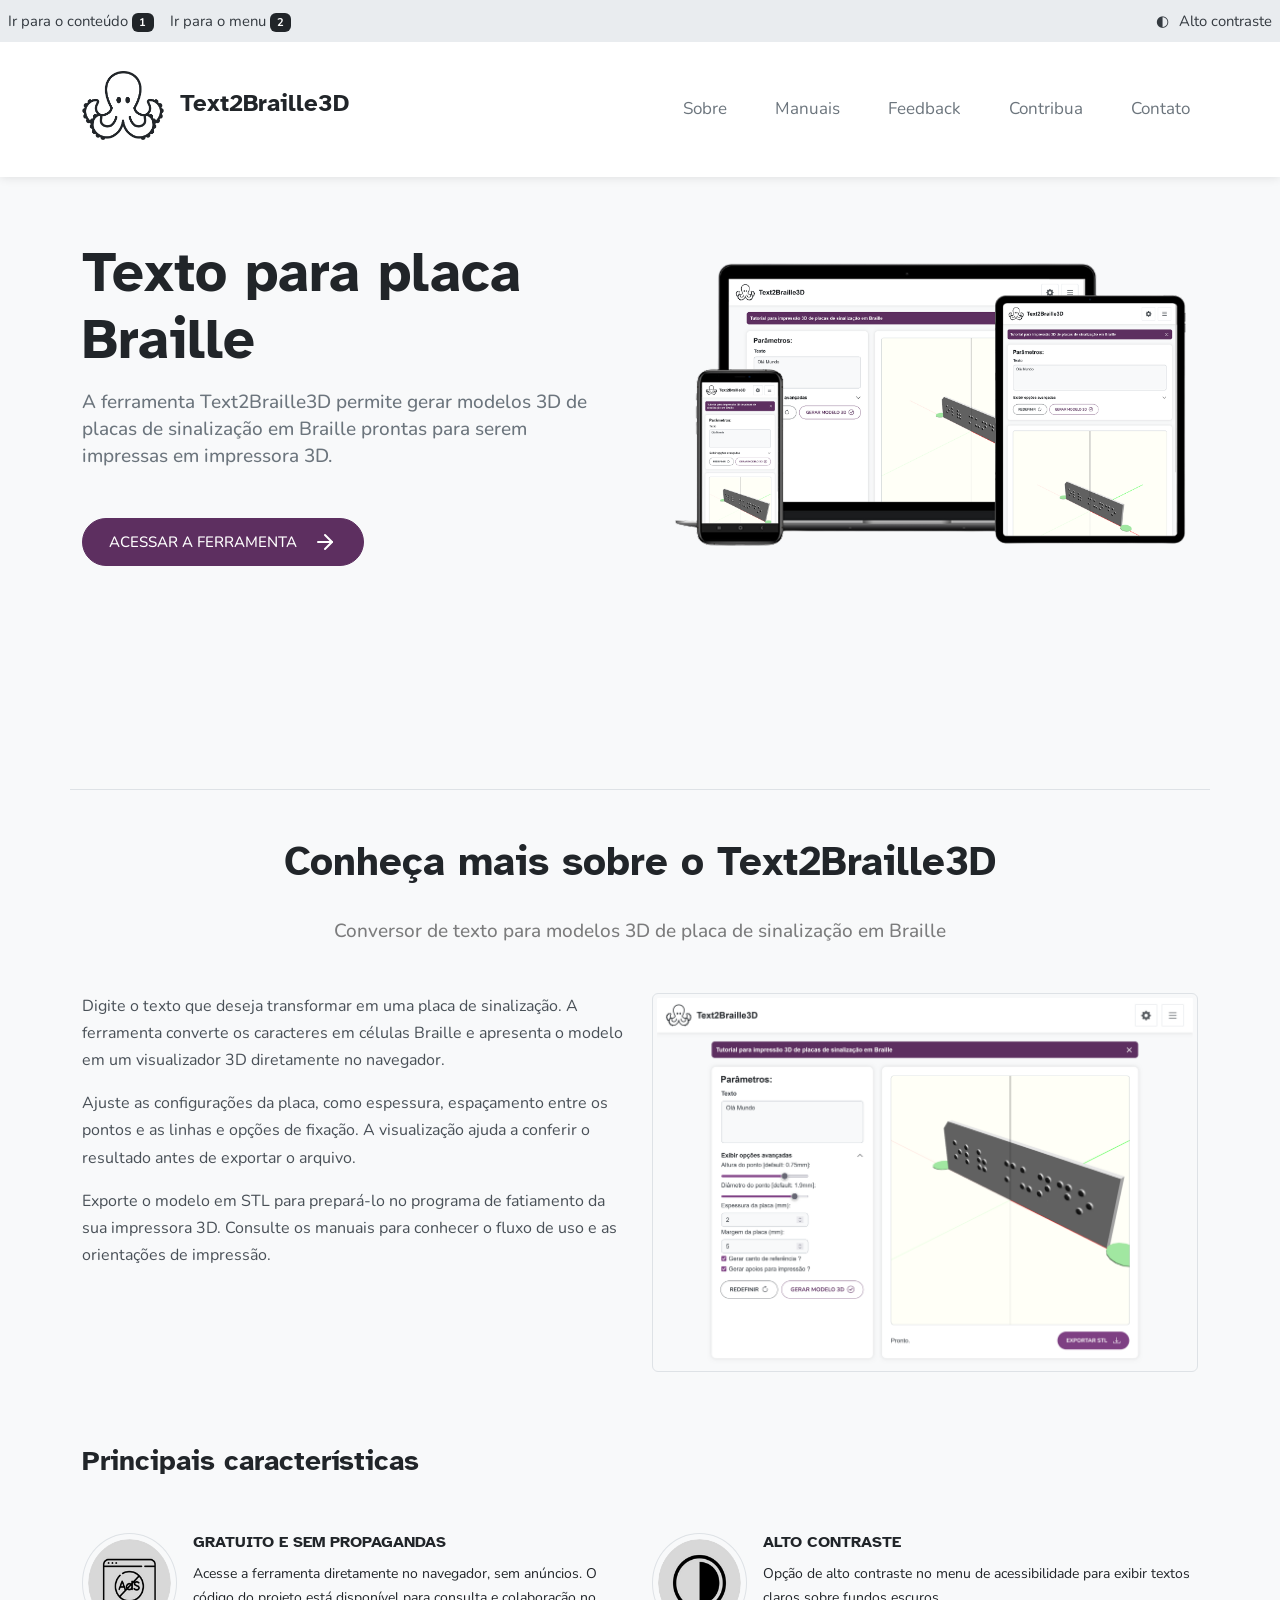
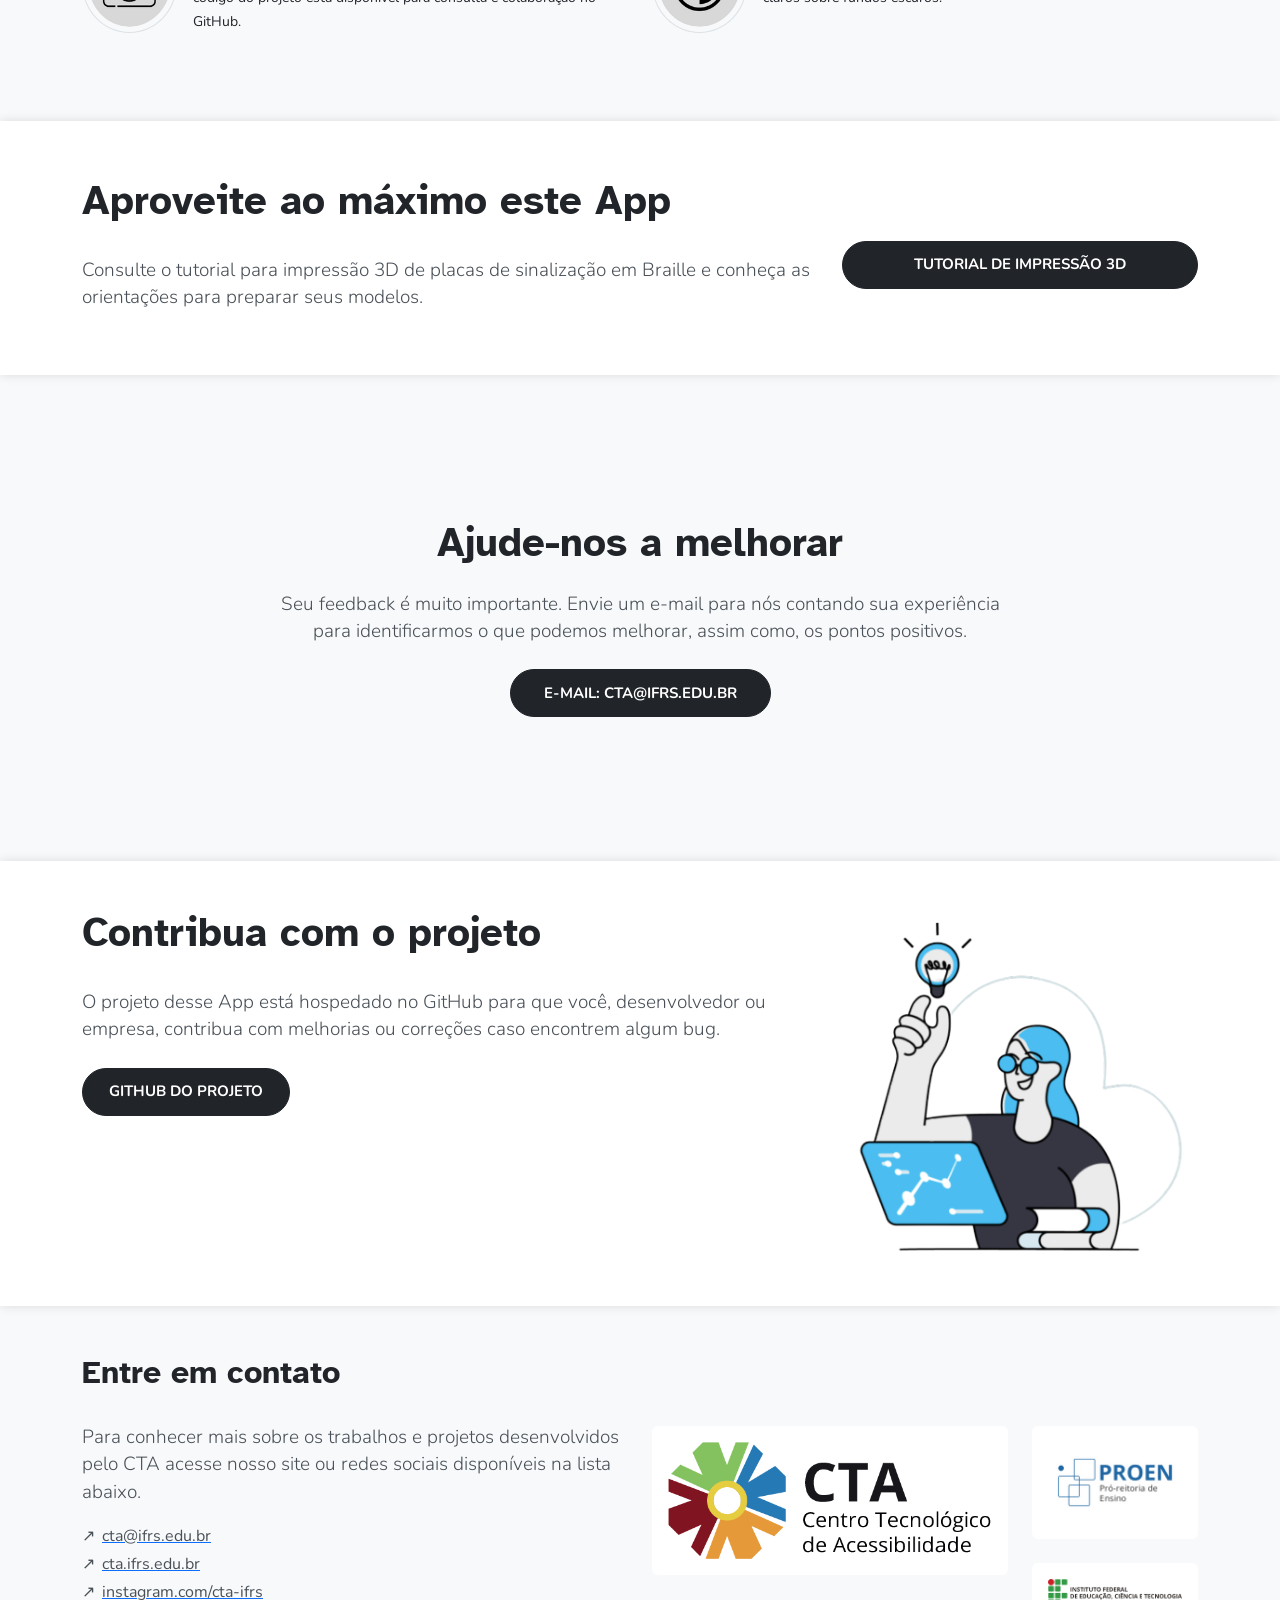
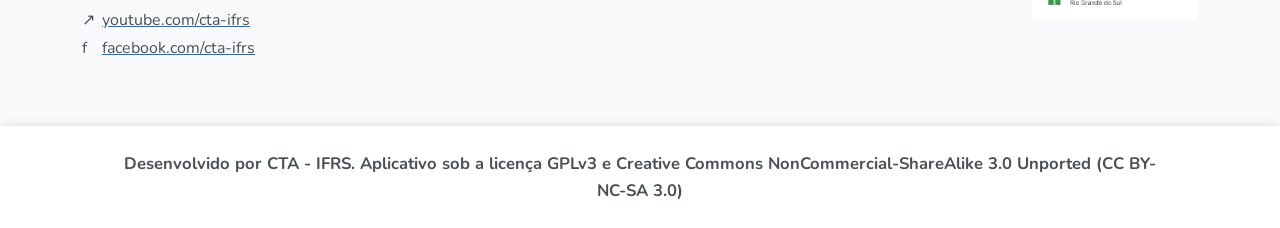
<file: index.html>
<!DOCTYPE html>
<html lang="pt-BR">
<head>
	<title>Texto para placa Braille 3D</title>

	<meta charset="utf-8">
	<meta name="viewport" content="width=device-width, initial-scale=1">
	<meta name="description" content="Converta texto em modelos de placas em Braille para impressão 3D.">

    <link href="img/logo-text2braille3d.png" rel="shortcut icon" type="image/x-icon" />

	<!-- Bootstrap CSS -->
    <link rel="stylesheet" href="css/bootstrap-5.3.8.min.css">

	<!-- Fontes e estilos locais -->
    <link rel="stylesheet" href="css/fonts-website.css">
    <link rel="stylesheet" href="css/main-website.css">
    <link rel="stylesheet" href="css/high-contrast-website.css">

</head>
<body>
    <!-- Barra de acessibilidade -->
    <nav class="barra-acessibilidade navbar navbar-expand-sm navbar-dark" aria-label="Menu de acessibilidade">
        <button type="button" class="navbar-toggler bg-dark" data-menu-toggle="#menuAcessibilidade" aria-controls="menuAcessibilidade" aria-expanded="false" aria-label="Expandir menu">
            <span class="navbar-toggler-icon"></span>
        </button>
        <div id="menuAcessibilidade" class="collapse navbar-collapse">
            <ul class="navbar-nav">
                <li class="nav-item">
                    <a class="nav-link text-dark py-0" href="#conteudo-principal" accesskey="1"><small>Ir para o conteúdo
                        <span class="badge bg-dark">1</span></small>
                    </a>
                </li>
                <li class="nav-item">
                    <a class="nav-link text-dark py-0" href="#menu-principal" accesskey="2"><small>Ir para o menu
                        <span class="badge bg-dark">2</span></small>
                    </a>
                </li>
            </ul>
            <ul class="navbar-nav ms-auto">
                <li class="nav-item my-2 my-md-0">
                    <button type="button" class="nav-link text-dark py-0 contrast-toggle" id="high_contrast" aria-pressed="false"><small><span aria-hidden="true" class="site-icon">&#9680;</span> Alto contraste</small></button>
                </li>
            </ul>
        </div>
    </nav>

    <!-- Menu principal -->
    <a href="#menu-principal" id="menu-principal" class="visually-hidden">Início do menu principal</a>
    <nav class="navbar navbar-expand-lg navbar-light bg-light menu-principal" aria-label="Menu principal">
        <div class="container py-3">
            <a class="navbar-brand h4" id="text2braille3d" href="index.html">
                <img src="img/logo-text2braille3d.png" height="69" class="me-2" alt="">
                <span>Text2Braille3D</span>
            </a>

            <button class="navbar-toggler" type="button" data-menu-toggle="#navbarNav" aria-controls="navbarNav" aria-expanded="false" aria-label="Expandir menu principal">
                <span class="navbar-toggler-icon"></span>
            </button>

            <div class="collapse navbar-collapse" id="navbarNav">
                <ul class="nav navbar-nav ms-auto">
                    <li class="nav-item">
                        <a class="nav-link px-4" href="#about">Sobre</a>
                    </li>
                    <li class="nav-item">
                        <a class="nav-link px-4" href="#manuals">Manuais</a>
                    </li>
                    <li class="nav-item">
                        <a class="nav-link px-4" href="#feedback">Feedback</a>
                    </li>
                    <li class="nav-item">
                        <a class="nav-link px-4" href="#contribute">Contribua</a>
                    </li>
                    <li class="nav-item">
                        <a class="nav-link ps-4" href="#contact">Contato</a>
                    </li>
                </ul>
            </div>
        </div>
    </nav>

    <a href="#conteudo-principal" id="conteudo-principal" class="visually-hidden">Início do conteúdo</a>
    <div class="container py-5 border-bottom" id="main">
        <div class="row gx-4 gx-lg-5 align-items-center pb-5">
            <div class="col-md-6">
                <h1 class="display-4 mb-3 fw-bold"><strong>Texto para placa Braille</strong></h1>
                <p class="mb-5 pe-4 lead-text2">A ferramenta Text2Braille3D permite gerar modelos 3D de placas de sinalização em Braille prontas para serem impressas em impressora 3D.</p>

                <div class="d-flex flex-column flex-sm-row">
                    <a class="btn btn-primary fw-medium py-2 px-4 me-sm-3 mb-3 mb-sm-0" href="text2braille3d.html">
                        Acessar a ferramenta
                        <svg xmlns="http://www.w3.org/2000/svg" width="24" height="24" viewBox="0 0 24 24" fill="none" stroke="currentColor" stroke-width="2" stroke-linecap="round" stroke-linejoin="round" class="feather feather-arrow-right ms-2"><line x1="5" y1="12" x2="19" y2="12"></line><polyline points="12 5 19 12 12 19"></polyline></svg>
                    </a>
                </div>
            </div>

            <div class="col-md-6 d-lg-block">
                <img class="img-fluid" src="img/smartmockup-text.png" alt="Exemplo de placa de sinalização em Braille produzida com impressão 3D">
            </div>
        </div>
    </div>

    <div class="container py-5" id="about">
        <div class="row">
            <h2 class="h1 col fw-bold text-center">Conheça mais sobre o Text2Braille3D</h2>
        </div>

        <div class="row py-4">
            <div class="col-sm-12">
                <blockquote class="blockquote text-center text-black-50 lead-text2">
                    <p>Conversor de texto para modelos 3D de placa de sinalização em Braille</p>
                </blockquote>
            </div>
        </div>

        <div class="row mt-2">
            <div class="col-sm-6 text-black-50">
                <p class="base-text2">Digite o texto que deseja transformar em uma placa de sinalização. A ferramenta converte os caracteres em células Braille e apresenta o modelo em um visualizador 3D diretamente no navegador.</p>
                <p class="base-text2">Ajuste as configurações da placa, como espessura, espaçamento entre os pontos e as linhas e opções de fixação. A visualização ajuda a conferir o resultado antes de exportar o arquivo.</p>
                <p class="base-text2">Exporte o modelo em STL para prepará-lo no programa de fatiamento da sua impressora 3D. Consulte os manuais para conhecer o fluxo de uso e as orientações de impressão.</p>
            </div>

            <div class="col-sm-6">
                <img src="img/about.png" alt="Imagem da ferramenta Text2Braille3D com opções avançadas exibidas" class="img-fluid border p-1 rounded">
            </div>
        </div>

        <div class="row mt-5 pt-4 mb-5">
            <h3 class="fw-bold col-sm">Principais características</h3>
        </div>
        <ul class="row list-unstyled">
            <li class="d-flex col-sm-6 float-start mb-4">
                <img class="me-3 border" src="img/bullet-no-ads.png" alt="Gratuito e sem propagandas">

                <div class="flex-grow-1">
                    <h4 class="h6 text-uppercase fw-bold mt-0 mb-2">Gratuito e sem propagandas</h4>
                    <small class="small-text">Acesse a ferramenta diretamente no navegador, sem anúncios. O código do projeto está disponível para consulta e colaboração no GitHub.</small>
                </div>
            </li>
            <li class="d-flex col-sm-6 float-start mb-4">
                <img class="me-3 border" src="img/bullet-contrast.png" alt="Alto contraste">

                <div class="flex-grow-1">
                    <h4 class="h6 text-uppercase fw-bold mt-0 mb-2">Alto contraste</h4>
                    <small class="small-text">Opção de alto contraste no menu de acessibilidade para exibir textos claros sobre fundos escuros.</small>
                </div>
            </li>
        </ul>
    </div>

    <div class="bg-light py-5" id="manuals">
        <div class="container">
            <div class="row">
                <h2 class="h1 col-sm fw-bold text-start mt-2"><span class="visually-hidden">Manual - </span>Aproveite ao máximo este App</h2>
            </div>

            <div class="row">
                <div class="col-sm-8">
                    <p class="mt-4 lead-text3">Consulte o tutorial para impressão 3D de placas de sinalização em Braille e conheça as orientações para preparar seus modelos.</p>
                </div>

                <div class="col-sm-4">
                    <a href="https://drive.google.com/file/d/1IWFulWs4U3aXDutet2T7sLcc1oiayMGT/view?usp=sharing" class="btn btn-dark col-12 mb-3 mt-2">Tutorial de impressão 3D</a>
                </div>
            </div>
        </div>
    </div>

    <div class="py-5" id="feedback">
        <div class="container">
            <div class="row mt-5 pt-5">
                <h2 class="col h1 fw-bold text-center">Ajude-nos a melhorar</h2>
            </div>

            <div class="row justify-content-center">
                <p class="col-8 mt-3 mb-4 text-center lead-text3">Seu feedback é muito importante. Envie um e-mail para nós contando sua experiência para identificarmos o que podemos melhorar, assim como, os pontos positivos.</p>
            </div>

            <div class="row justify-content-center mb-5 pb-5">
                <div class="col-sm-3 text-center">
                    <a href="mailto:cta@ifrs.edu.br" class="btn py-2 btn-dark">E-mail: cta@ifrs.edu.br</a>
                </div>
            </div>
        </div>
    </div>

    <div class="py-5 bg-light" id="contribute">
        <div class="container">
            <div class="row">
                <div class="col-sm-8">
                    <h2 class="h1 fw-bold">Contribua com o projeto</h2>
                    <p class="lead-text3 pt-2 mt-4 mb-4">O projeto desse App está hospedado no GitHub para que você, desenvolvedor ou empresa, contribua com melhorias ou correções caso encontrem algum bug.</p>
                    
                    <div class="gh-button">
                        <a href="https://github.com/CTA-IFRS/Text2Braille3d" class="btn btn-dark py-2 px-5 btn-fit">GitHub do projeto</a>
                    </div>
                </div>

                <div class="col-sm-4">
                    <img src="img/contribute.png" alt="" class="w-100">
                </div>
            </div>
        </div>
    </div>

    <div class="py-5" id="contact">
        <div class="container">
            <div class="row">
                <div class="col-lg-6 col-sm-12">
                    <h2 class="fw-bold text-center text-sm-start">Entre em contato</h2>
                    <p class="pt-2 mt-4 mb-3 lead-text3">Para conhecer mais sobre os trabalhos e projetos desenvolvidos pelo CTA acesse nosso site ou redes sociais disponíveis na lista abaixo.</p>
                    
                    <ul class="list-unstyled ps-2 ps-sm-0">
                        <li>
                            <a class="" href="mailto:cta@ifrs.edu.br"><small class="base-text2"><span aria-hidden="true" class="site-icon">&#8599;</span>cta@ifrs.edu.br</small></a>
                        </li>
                        <li>
                            <a class="" href="https://cta.ifrs.edu.br"><small class="base-text2"><span aria-hidden="true" class="site-icon">&#8599;</span>cta.ifrs.edu.br</small></a>
                        </li>
                        <li>
                            <a class="" href="https://instagram.com/cta-ifrs"><small class="base-text2"><span aria-hidden="true" class="site-icon">&#8599;</span>instagram.com/cta-ifrs</small></a>
                        </li>
                        <li>
                            <a class="" href="https://youtube.com/cta-ifrs"><small class="base-text2"><span aria-hidden="true" class="site-icon">&#8599;</span>youtube.com/cta-ifrs</small></a>
                        </li>
                        <li>
                            <a class="" href="https://facebook.com/cta-ifrs"><small class="base-text2"><span aria-hidden="true" class="site-icon">f</span>facebook.com/cta-ifrs</small></a>
                        </li>
                    </ul>
                </div>

                <div class="col-lg-6 col-sm-12 col-12 mt-4 pt-lg-5 pt-sm-1">
                    <div class="row">
                        <div class="col-8">
                            <img class="w-100 border rounded p-3 border-0 bg-white" src="img/logo-cta.png" alt="Centro Tecnológico de Acessibilidade do IFRS">
                        </div>

                        <div class="col-4">
                            <img class="w-100 border rounded p-3 border-0 mb-4 bg-white" src="img/logo-proen.png" alt="Pró-Reitoria de Ensino do IFRS">
                            <img class="w-100 border rounded p-3 border-0 bg-white" src="img/logo-ifrs.png" alt="Instituto Federal do Rio Grande do Sul">
                        </div>
                    </div>
                </div>
            </div>
        </div>
    </div>

    <div class="container-fluid bg-light" id="developed-by">
        <div class="row d-flex justify-content-center">
            <div class="py-4 text-center col-lg-10 col-md-9 col-sm-8 col-7" id="footer">
                <p class="fw-bold p-0 m-0 lead-text3"><small>Desenvolvido por CTA - IFRS. Aplicativo sob a licença GPLv3 e Creative Commons NonCommercial-ShareAlike 3.0 Unported (CC BY-NC-SA 3.0)</small></p>
            </div>
        </div>
    </div>

    <a id="btn-back-to-top" href="#conteudo-principal" class="btn btn-primary btn-lg" role="button">
        <span aria-hidden="true" class="site-icon">&#8593;</span>
        <span class="visually-hidden">Voltar para o início do site</span>
    </a>
    
    <script src="js/jquery-4.0.0.min.js"></script>

    <!-- Custom JS -->
    <script src="js/main-website.js"></script>
    <script src="js/high-contrast-website.js"></script>

</body>
</html>
</file>
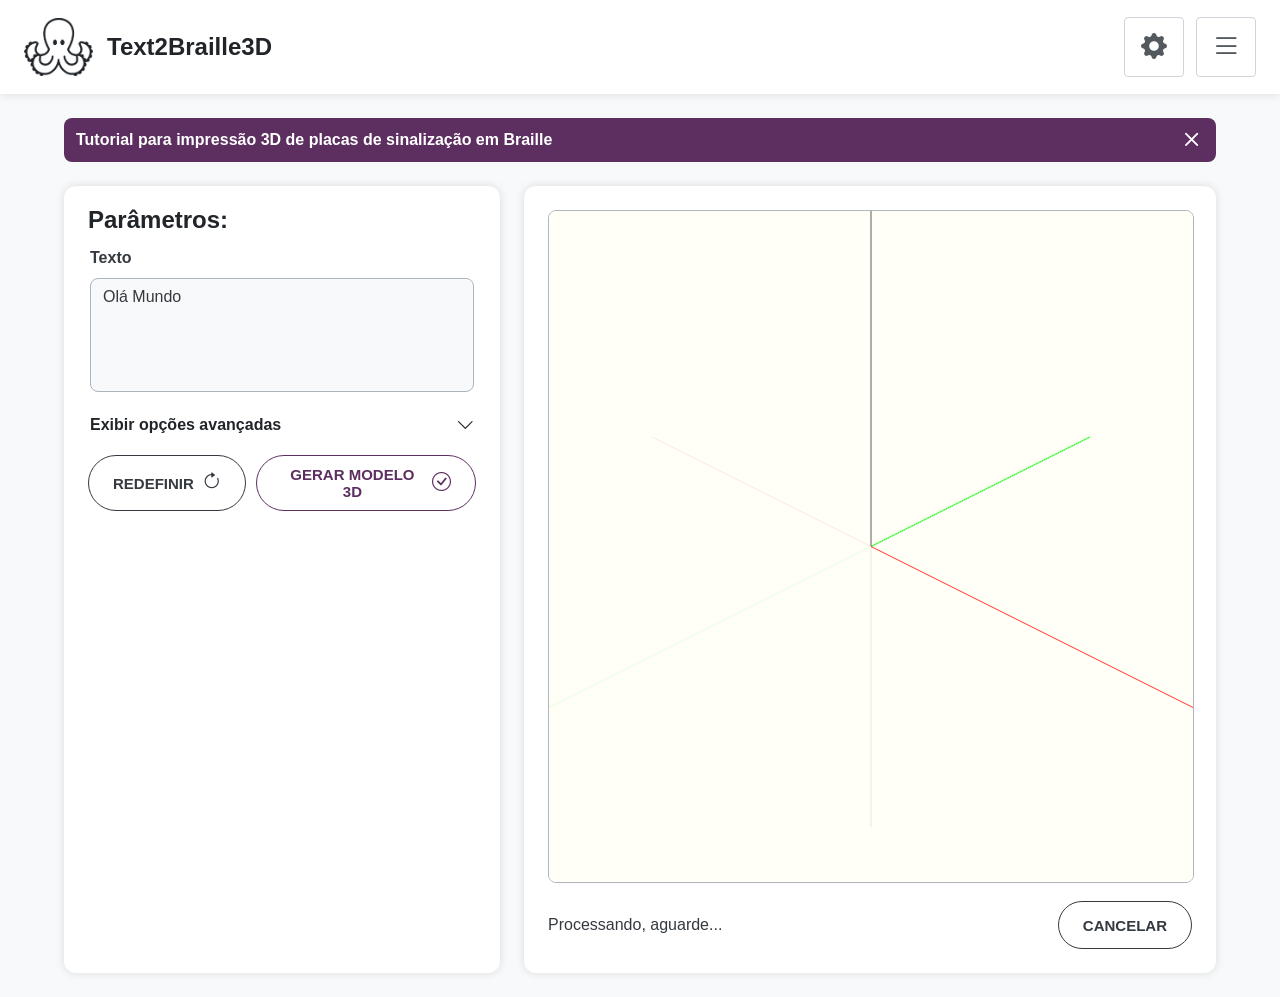
<file: placa/index.html>
<!DOCTYPE html>

<html lang="pt-BR">	
<head>

	<!-- Global site tag (gtag.js) - Google Analytics -->
	<script async src="https://www.googletagmanager.com/gtag/js?id=G-HNH48QK9VB"></script>
	<script>
	  window.dataLayer = window.dataLayer || [];
	  function gtag(){dataLayer.push(arguments);}
	  gtag('js', new Date());

	  gtag('config', 'G-HNH48QK9VB');
	</script>
	
	<meta charset="UTF-8">
    <meta name="viewport" content="width=device-width, initial-scale=1.0">

<script type="text/javascript" src="lightgl.js"></script>
<script type="text/javascript" src="csg.js"></script>
<script type="text/javascript" src="openjscad.js"></script>
<script type="text/javascript" src="braille.jscad" charset="utf-8"></script>
<script type="text/javascript" src="jquery-1.10.1.min.js"></script>
<style>

	body {
		font: 14px/20px 'Helvetica Neue Light', 'HelveticaNeue-Light', 'Helvetica Neue', Helvetica, Arial, sans-serif;
		margin: 0 auto;
	}
	canvas {
		border: 1px solid black;
		margin: 0px 8px;
	}
	pre, code {
		font: 12px/20px Monaco, monospace;
		border: 1px solid #CCC;
		border-radius: 3px;
		background: #F9F9F9;
		padding: 0 3px;
		color: #555;
	}
	pre {
		padding: 10px;
		width: 100%;
	}
	textarea {
		font: 12px/20px Monaco, monospace;
		padding: 5px 8px;
		width: 300px;
		height: 100px;
	}
	td {
		vertical-align: top;
	}

	canvas { cursor: move; }

	.tutorial-left {
		width: 49%;
		display: inline-block;
	}

	.tutorial-right {
		width: 49%;
		display: inline-block;
		text-align: right;
	}


</style>
<link rel="stylesheet" href="openjscad.css" type="text/css" />
<link rel="stylesheet" href="custom.css" type="text/css" />
<link href="https://cdn.jsdelivr.net/npm/bootstrap-icons/font/bootstrap-icons.css" rel="stylesheet">

<script>

	var gProcessor=null;
	var detailsOffset = 4;
	var detailsAmount = 7;

	// Show all exceptions to the user:
	OpenJsCad.AlertUserOfUncaughtExceptions();

	function onload()
	{
		gProcessor = new OpenJsCad.Processor(document.getElementById("viewer"));
		jQuery.get('braille.jscad', function(data)
		{
			gProcessor.setJsCad(data, "braille.jscad");
			//showDetails(false);
		});
		
		adaptControls();
	}
	
	function adaptControls()
	{
		if (gProcessor.viewer != null)
			gProcessor.viewer.gl.clearColor(1, 1, 0.97, 1);
		
		$("#viewer .viewer")[0].style.backgroundColor = "white";
		$("#viewer .parametersdiv button")[0].onclick = parseParameters;
		
		var moreElement = "<hr/><p><a id='more'></a></p>";
		
		$("#viewer .parametersdiv .parameterstable").after(moreElement);
		
		setLanguage("pt-br");
	}
	
	function setLanguage(lang)
	{
		if (lang == "german")
		{
			// var $statusBar = $("#viewer .statusdiv");
			// $statusBar.children("span")[0].innerHTML = "Fertig."
			
			$("#viewer .parametersdiv button")[0].innerHTML = "3D Modell generieren";

		} else if (lang == "pt-br") {
			$("#viewer .parametersdiv button.parseParametersButton")[0].innerHTML = `Gerar modelo 3D <i class="bi bi-check-circle" style="font-size: 19px;"></i>`;
			$("#viewer .parametersdiv button.resetParametersButton")[0].innerHTML = `Redefinir <i class="bi bi-arrow-clockwise" style="font-size: 19px;"></i>`;
		}

	}
	
	// function showDetails(show)
	// {
	// 	var tableRows = $("#viewer .parametersdiv .parameterstable tr");
		
	// 	for (var i=detailsOffset; i < tableRows.length && i < detailsOffset+detailsAmount; i++)
	// 	{
	// 		tableRows[i].style.display = (show) ? "table-row" : "none";
	// 	}
		
	// 	var moreLink = $("#more")[0];
	// 	moreLink.innerHTML = (show) ? "Modo simples" : "Modo detalhado";
	// 	moreLink.href = "javascript:showDetails(" + !show + ");";
	// }
	
	function parseParameters()
	{
		var param_form_size = $("#viewer .parametersdiv .parameterstable tr:eq(4) td:eq(1) input")[0];
		param_form_size.value = Math.min(Math.max(param_form_size.value, 0.0), 10.0);

		var param_dot_dist = $("#viewer .parametersdiv .parameterstable tr:eq(5) td:eq(1) input")[0];
		param_dot_dist.value = Math.min(Math.max(param_dot_dist.value, 2.6), 2.7);
		
		var param_dot_height = $("#viewer .parametersdiv .parameterstable tr:eq(6) td:eq(1) input")[0];
		param_dot_height.value = Math.min(Math.max(param_dot_height.value, 0.6), 0.8);

		// var param_dot_height = $("#viewer .parametersdiv .parameterstable tr:eq(7) td:eq(1) input")[0];
		// param_dot_height.value = Math.min(Math.max(param_dot_height.value, 0.5), 3.0);
		
		var param_dot_diameter = $("#viewer .parametersdiv .parameterstable tr:eq(7) td:eq(1) input")[0];
		param_dot_diameter.value = Math.min(Math.max(param_dot_diameter.value, 1.2), 2.0);
		
		var param_plate_thickness = $("#viewer .parametersdiv .parameterstable tr:eq(8) td:eq(1) input")[0];
		param_plate_thickness.value = Math.max(param_plate_thickness.value, 1.0);

		var param_plate_margin = $("#viewer .parametersdiv .parameterstable tr:eq(9) td:eq(1) input")[0];
		param_plate_margin.value = Math.max(param_plate_margin.value, 1.0);
		
		var param_resolution = $("#viewer .parametersdiv .parameterstable tr:eq(11) td:eq(1) input")[0];
		var isnumber = !isNaN(parseInt(param_resolution.value)) && isFinite(param_resolution.value);
		var resolution = (isnumber) ? parseInt(param_resolution.value) : 0;
		resolution = Math.min(Math.max(param_resolution.value, 10), 30);
		resolution += (resolution % 2);
		param_resolution.value = resolution;
		
		gProcessor.rebuildSolid();
	}

	function fecharMenu(id) {
		const menu = document.getElementById(id);
		if (menu) {
			menu.style.display = 'none';
		}
	}

	function abrirMenu(id) {
		const menu = document.getElementById(id);
		if (menu) {
			menu.style.display = 'flex';
		}
	}

	function contrasteNormal() {
		document.body.classList.remove('sepia-contrast','high-contrast');
	}

	function contrasteSepia() {
		document.body.classList.add('sepia-contrast');
		document.body.classList.remove('high-contrast');
	}
	
	function altoContraste() {
		document.body.classList.add('high-contrast');
		document.body.classList.remove('sepia-contrast');
	}

</script>
	<title>Texto para placa Braille 3D</title>
</head>
<body onload="onload()">
	<header class="shadow">
        <div class="center">
            <a href="#" class="logo-link" tabindex="1">
				<img src="/img/logo-text2braille3d.png" width="69px" alt="logotipo Text2Braille3D">
				<h1 class="h4">Text2Braille3D</h1>
			</a>
			<div class="botoes">
				<div class="configuracoes">
					<button onclick="abrirMenu('menu-config')" class="menu-btn" tabindex="2">
						<span class="sr-only">Configurações</span>
						<i class="bi bi-gear-fill" style="font-size: 26px;"></i>
					</button>
					<div id="menu-config" class="menu shadow" style="display:none;">
						<div class="menu-title">
                            <h2 class="h5">Configurações</h2>
                            <button type="button" class="btn-close" onclick="fecharMenu('menu-config')" tabindex="6">
								<span class="sr-only">Fechar menu de configurações</span>
								<i class="bi bi-x" style="font-size: 40px;"></i>
							</button>
                        </div>
                        <ul id="accessibility-content">
							<li>
								<button onclick="contrasteNormal()" type="button" id="normal-contrast" class="base-text" tabindex="3">Contraste normal</button>
							</li>
							<li>
								<button onclick="contrasteSepia()" type="button" id="sepia-contrast" class="base-text" tabindex="4">Sépia</button>
							</li>
							<li>
								<button onclick="altoContraste()" type="button" id="high-contrast" class="base-text" tabindex="5">Alto contraste</button>
							</li>
						</ul>
					</div>
				</div>
				<div class="menu-padrao">
					<button onclick="abrirMenu('menu')" class="menu-btn" tabindex="7">
						<span class="sr-only">Menu</span>
						<i class="bi bi-list" style="font-size: 30px;"></i>
					</button>
					<div id="menu" class="menu shadow" style="display:none;">
						<div class="menu-title">
                            <h2 class="h5">Menu</h2>
                            <button type="button" class="btn-close" onclick="fecharMenu('menu')" tabindex="16">
								<span class="sr-only">Fechar menu</span>
								<i class="bi bi-x" style="font-size: 40px;"></i>
							</button>
                        </div>
						<ul>
							<li>
								<a href="#" class="nav-link" id="abrir-sobre" tabindex="8">
                                    Sobre
                                </a>
							</li>
							<li>
								<a href="#" class="nav-link" tabindex="15">
                                    Manual (link externo)
                                </a>
							</li>
						</ul>
						<a href="https://cta.ifrs.edu.br" class="logo-cta" tabindex="16">
							<img src="../img/logo-cta.png" width="160px" alt="Logo do CTA - Centro Tecnológico de Acessibilidade do IFRS" />
						</a>
					</div>
					<div class="modal" id="sobre-modal" aria-hidden="true" role="dialog" aria-modal="true">
						<div class="modal-content">
							<div class="modal-header">
								<h2 class="modal-title h4">Sobre o Text2Braille3D</h2>
								<button type="button" class="fechar-modal btn-close" tabindex="14">
									<span class="sr-only">Fechar modal</span>
									<i class="bi bi-x" style="font-size: 40px;"></i>
								</button>
							</button>
							</div>
							<div class="modal-body">
								<p class="lead-text">A ferramenta Text2Braille3D permite gerar modelos 3D de placa de sinalização em Braille, que posteriormente serão impressos em uma impressora 3D. Para a geração da placa será necessário fornecer o texto que se deseja converter para Braille e configurar os parâmetros para geração do modelo 3D.</p>
								<ul>
									<li class="base-text">
										O Projeto original pode ser encontrado em: <a href="https://github.com/v01pe/Text2Braille3d" tabindex="9">https://github.com/v01pe/Text2Braille3d (link externo)</a>
									</li>
									<li class="base-text">
										A licença orginal pode ser encontrada em: <a href="https://github.com/CTA-IFRS/Text2Braille3d/blob/gh-pages/LICENSE" tabindex="10">https://github.com/CTA-IFRS/Text2Braille3d/blob/gh-pages/LICENSE (link externo)</a>
									</li>
									<li class="base-text">
										O Projeto do POALab com a tradução do alemão para português pode ser encontrado em: <a href="https://www.poalab.net.br/t2b/" tabindex="11">https://www.poalab.net.br/t2b/ (link externo)</a>
									</li>
								</ul>
							</div>
							<div class="modal-footer">
								<a href="https://cta.ifrs.edu.br" tabindex="12">
									<img src="../img/logo-cta.png" height="55px" alt="Logo do CTA - Centro Tecnológico de Acessibilidade do IFRS" />
								</a>
								<a href="https://ifrs.edu.br" tabindex="13">
									<img src="../img/logo-ifrs.png" height="55px" alt="Logo do IFRS - Instituto Federal de Educação Ciência e Tecnologia do Rio Grande do Sul" />
								</a>
							</div>
						</div>
					</div>
				</div>
			</div>
		</div>
    </header>

	<main>
		<div>
			<div class="tutorial" id="tutorial-alert" role="alert">
				<a href="https://drive.google.com/file/d/1IWFulWs4U3aXDutet2T7sLcc1oiayMGT/view?usp=sharing" tabindex="17">
					Tutorial para impressão 3D de placas de sinalização em Braille
				</a>
				<button type="button" class="btn-close tutorial-btn" onclick="document.getElementById('tutorial-alert').style.display='none'" tabindex="18">
					<span class="sr-only">Fechar alerta</span>
					<i class="bi bi-x" style="font-size: 30px;"></i>
				</button>
			</div>
		</div>

		<div id="viewer"></div>
	</main>

	<script>
		const abrir = document.getElementById('abrir-sobre');
		const modal = document.getElementById('sobre-modal');
		const fechar = modal.querySelector('.fechar-modal');
		
		abrir.addEventListener('click', function (e) {
			e.preventDefault();
			modal.classList.add('show');
			modal.setAttribute('aria-hidden', 'false');

		});

		fechar.addEventListener('click', closeModal);

		function closeModal() {
			modal.classList.remove('show');
			modal.setAttribute('aria-hidden', 'true');
		}
	</script>

</body>
</html>
</file>
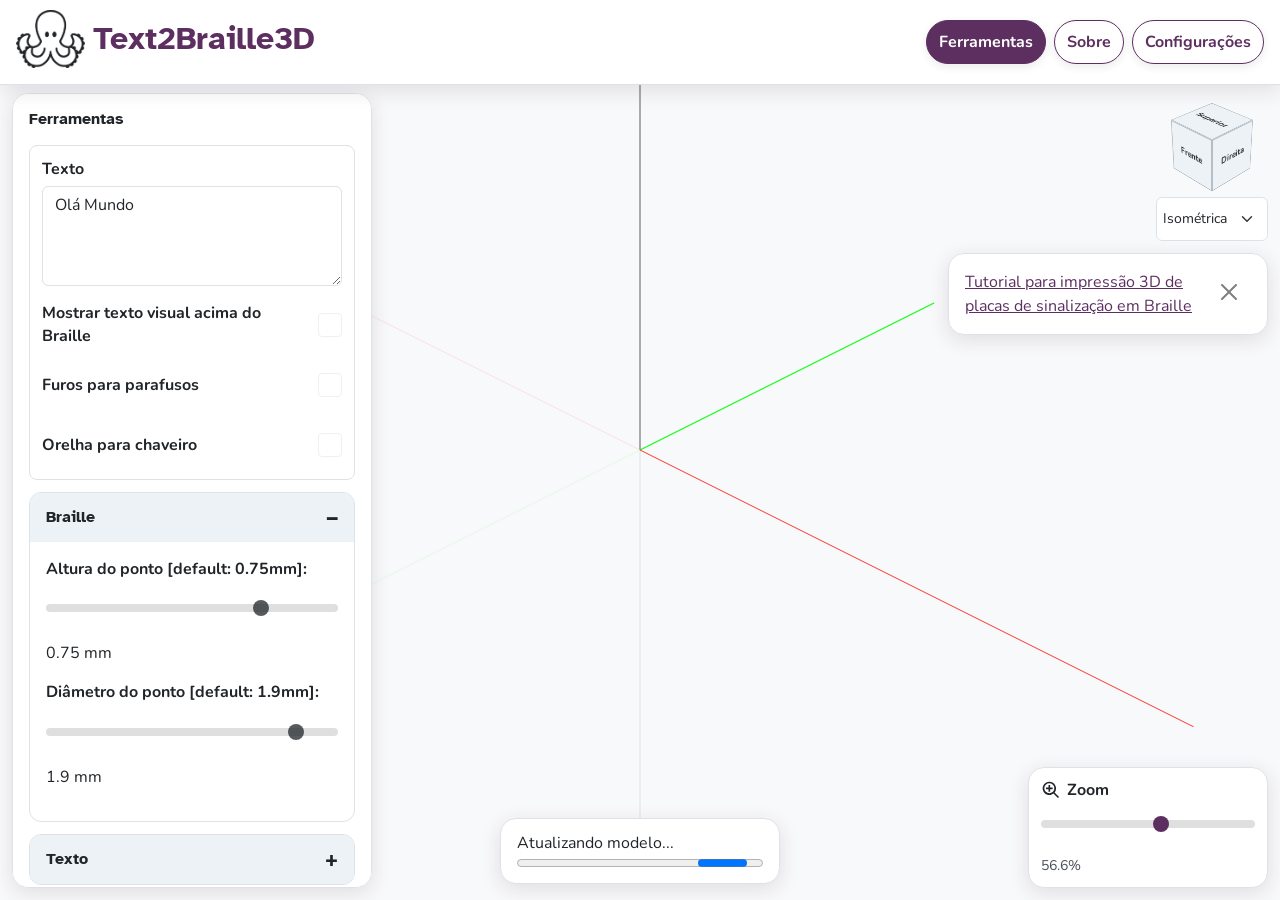
<file: text2braille3d.html>
<!DOCTYPE html>
<html lang="pt-BR">
	<head>
		<meta charset="UTF-8">
		<meta name="viewport" content="width=device-width, initial-scale=1">

		<link rel="stylesheet" href="css/bootstrap-5.3.8.min.css" type="text/css" />
		<link rel="stylesheet" href="css/main.css" type="text/css" />
		<link rel="stylesheet" href="css/openjscad.css" type="text/css" />
		<link rel="stylesheet" href="css/custom.css" type="text/css" />
		<link rel="stylesheet" href="css/fonts-website.css" type="text/css" />
		<link rel="stylesheet" href="css/theme-tool.css" type="text/css" />
		<link rel="stylesheet" href="css/high-contrast-tool.css" type="text/css" />

		<title>Texto para placa Braille 3D</title>
	</head>

	<body onload="onload()">
		<header class="workspace-toolbar">
			<h1>
				<a href="index.html" class="workspace-home">
				<img src="img/logo-text2braille3d.png" width="69" alt="">
				<span>Text2Braille3D</span>
				</a>
			</h1>

			<nav aria-label="Janelas da ferramenta">
				<button id="tools-toggle" type="button" class="btn btn-outline-secondary" aria-controls="tools-window" aria-expanded="true">Ferramentas</button>
				<button id="about-toggle" type="button" class="btn btn-outline-secondary" aria-controls="about-window" aria-expanded="false">Sobre</button>
				<button id="preferences-toggle" type="button" class="btn btn-outline-secondary" aria-controls="preferences-window" aria-expanded="false">Configurações</button>
			</nav>
		</header>

		<section id="about-window" class="floating-window about-window" aria-labelledby="about-heading" hidden>
			<h2 id="about-heading">Sobre</h2>

			<div class="modal-body">
				<p class="lead-text">A ferramenta Text2Braille3D permite gerar modelos 3D de placa de sinalização em Braille para posteriormente serem impressas em uma impressora 3D. Para a geração da placa será necessário fornecer o texto que se deseja converter para Braille e configurar os parâmetros para geração do modelo 3D.</p>
				<ul>
					<li class="base-text">
						O Projeto original pode ser encontrado em: <a href="https://github.com/v01pe/Text2Braille3d">https://github.com/v01pe/Text2Braille3d (link externo)</a>
					</li>
					<li class="base-text">
						A licença original pode ser encontrada em: <a href="https://github.com/CTA-IFRS/Text2Braille3d/blob/gh-pages/LICENSE">https://github.com/CTA-IFRS/Text2Braille3d/blob/gh-pages/LICENSE (link externo)</a>
					</li>
					<li class="base-text">
						O Projeto do POALab com a tradução do alemão para português pode ser encontrado em: <a href="https://www.poalab.net.br/t2b/">https://www.poalab.net.br/t2b/ (link externo)</a>
					</li>
				</ul>
			</div>

			<div class="modal-footer row">
				<a class="col-sm-6" href="https://cta.ifrs.edu.br">
					<img class="img-fluid" src="img/logo-cta.png" alt="Logo do CTA - Centro Tecnológico de Acessibilidade do IFRS" />
				</a>
				<a class="col-sm-6" href="https://ifrs.edu.br">
					<img class="img-fluid" src="img/logo-ifrs.png" alt="Logo do IFRS - Instituto Federal de Educação Ciência e Tecnologia do Rio Grande do Sul" />
				</a>
			</div>
		</section>

		<section id="preferences-window" class="floating-window preferences-window" aria-labelledby="preferences-heading" hidden>
			<h2 id="preferences-heading">Configurações</h2>
			<p id="contrast-help" class="field-help">Alterna entre o tema claro e o tema escuro de alto contraste. A preferência fica salva neste navegador.</p>

			<button id="contrast-toggle" type="button" class="btn btn-outline-secondary" aria-pressed="false" aria-describedby="contrast-help">Alto contraste</button>
		</section>

		<div id="error-toasts" class="error-toasts" aria-label="Avisos de erro"></div>
		
		<main id="viewer" aria-label="Gerador de placas Braille"></main>
		
		<aside id="tutorial-toast" class="tutorial-toast" aria-label="Tutorial de impressão 3D">
			<a href="https://drive.google.com/file/d/1IWFulWs4U3aXDutet2T7sLcc1oiayMGT/view?usp=sharing" target="_blank" rel="noopener noreferrer">Tutorial para impressão 3D de placas de sinalização em Braille<span class="visually-hidden"> (abre em nova aba)</span></a>
			<button type="button" class="btn-close" aria-label="Fechar aviso do tutorial"></button>
		</aside>

		<script type="text/javascript" src="js/lightgl.js"></script>
		<script type="text/javascript" src="js/csg.js"></script>
		<script type="text/javascript" src="js/openjscad.js"></script>
		<script type="text/javascript" src="jscad/braille.jscad" charset="utf-8"></script>
		<script type="text/javascript" src="js/jquery-4.0.0.min.js"></script>
		<script type="text/javascript" src="js/main.js"></script>

		<!-- Global site tag (gtag.js) - Google Analytics -->
		<script async src="https://www.googletagmanager.com/gtag/js?id=G-HNH48QK9VB"></script>
		<script src="js/analytics.js"></script>
	</body>
</html>
</file>
<file: css/fonts-website.css>
@font-face {
  font-family: 'Atkinson Hyperlegible';
  font-style: normal;
  font-weight: 400;
  font-display: swap;
  src: url(../fonts/atkinson-hyperlegible-400.ttf) format('truetype');
}
@font-face {
  font-family: 'Atkinson Hyperlegible';
  font-style: normal;
  font-weight: 700;
  font-display: swap;
  src: url(../fonts/atkinson-hyperlegible-700.ttf) format('truetype');
}
@font-face {
  font-family: 'Montserrat';
  font-style: normal;
  font-weight: 400;
  font-display: swap;
  src: url(../fonts/montserrat-400.ttf) format('truetype');
}
@font-face {
  font-family: 'Nunito';
  font-style: normal;
  font-weight: 300;
  font-display: swap;
  src: url(../fonts/nunito-300.ttf) format('truetype');
}
@font-face {
  font-family: 'Nunito';
  font-style: normal;
  font-weight: 400;
  font-display: swap;
  src: url(../fonts/nunito-400.ttf) format('truetype');
}
@font-face {
  font-family: 'Nunito';
  font-style: normal;
  font-weight: 500;
  font-display: swap;
  src: url(../fonts/nunito-500.ttf) format('truetype');
}
@font-face {
  font-family: 'Nunito';
  font-style: normal;
  font-weight: 700;
  font-display: swap;
  src: url(../fonts/nunito-700.ttf) format('truetype');
}
</file>
<file: css/main-website.css>
html {
    scroll-behavior: smooth;
}
body {
    font-family: 'Montserrat', sans-serif;
}
#main{
    padding-bottom: 10rem !important;
}
p{
    line-height: 1.7rem !important;
}
#btn-back-to-top {
    position: fixed;
    bottom: 20px;
    right: 20px;
    display: none;
}

ul.list-unstyled li img{
    max-width: 95px;
    border-radius: 100%;
    padding: 5px;
}

nav.barra-acessibilidade a:hover{
    text-decoration: underline;
}

@media (max-width: 400px) {
    #main h1 {
        font-size: 2.5rem;
    }
}

@media (orientation: portrait) and (max-width: 400px) {
    #contribute,
    #manuals,
    #main,
    #feedback,
    #about,
    #contact
    {
        text-align: justify !important;
    }

    #contribute h2,
    #manuals h2,
    #main h1,
    #feedback h2,
    #about h2,
    #contact h2
    {
        text-align: center !important;
    }

    #contribute .gh-button{
        text-align: center !important;
    }

}

:root {
    --success: #28A745;
    --danger: #DC3545;
    --warning: #FFC107;
    --info: #17A2B8;
    --gray100: #F8F9FA;
    --gray200: #E9ECEF;
    --gray300: #DEE2E6;
    --gray400: #CED4DA;
    --gray500: #ADB5BD;
    --gray600: #6C757D;
    --gray700: #495057;
    --gray800: #343A40;
    --gray900: #212529;
    --white: #ffffff;
    --black: #000000;
    --te1: #F0D9F2;
    --te2: #C781CC;
    --te3: #AE63B3;
    --te4: #7E4083;
    --te5: #5D2F60;
    --te6: #402841;
}
body {
    background-color: var(--gray100)
}
.btn-primary {
    background-color: var(--te5);
    border-color: var(--te5);
}
.btn-primary:hover,
.btn-primary:not(:disabled):not(.disabled).active, .btn-primary:not(:disabled):not(.disabled):active, .show > .btn-primary.dropdown-toggle,
.btn-primary.focus, .btn-primary:focus {
    background-color: var(--te6);
    border-color: var(--te6);
}
.btn-primary:not(:disabled):not(.disabled).active:focus, .btn-primary:not(:disabled):not(.disabled):active:focus, .show > .btn-primary.dropdown-toggle:focus,
.btn-primary.focus, .btn-primary:focus {
    box-shadow: 0 0 0 .2rem var(--te2) !important;
}
nav.barra-acessibilidade {
    background-color: var(--gray200);
    position: relative;
    z-index: 2;
}
.bg-light {
    background-color: var(--white) !important;
    box-shadow: 0 0 10px 0 rgba(0, 0, 0, 0.12);
}
.text-dark {
    color: var(--gray800) !important;
}
.navbar-light .navbar-nav .nav-link {
    color: var(--gray600);
}
.navbar-light .navbar-brand,
body {
    color: var(--gray900);
}
.h1, .h2, .h3, .h4, .h5, .h6, h1, h2, h3, h4, h5, h6 {
    font-family: "Atkinson Hyperlegible", sans-serif;
    font-weight: 700;
    color: var(--gray900);
}
.h1 {
    font-size: 40px;
}
.h2 {
    font-size: 32px;
}
.h3 {
    font-size: 28px;
}
.h4 {
    font-size: 24px;
}
.h5 {
    font-size: 20px;
}
.h6 {
    font-size: 16px;
}
.base-text {
    font-family: "Atkinson Hyperlegible", sans-serif;
    font-weight: 400;
    font-size: 16px;
    line-height: 28px;
    color: var(--gray600);
}
.lead-text {
    font-family: "Atkinson Hyperlegible", sans-serif;
    font-weight: 400;
    font-size: 19px;
    line-height: 34px;
    color: var(--gray600);
}
.base-text2 {
    font-family: "Nunito", sans-serif;
    font-weight: 400;
    font-size: 16px;
    line-height: 28px;
    color: var(--gray700);
}
.lead-text2 {
    font-family: "Nunito", sans-serif;
    font-weight: 500;
    font-size: 19px;
    line-height: 34px;
    color: var(--gray600);
}
.lead-text3 {
    font-family: "Nunito", sans-serif;
    font-weight: 300;
    font-size: 19px;
    line-height: 34px;
    color: var(--gray700);
}
.strong-text2 {
    font-family: "Nunito", sans-serif;
    font-weight: 700;
    font-size: 17px;
    line-height: 28px;
    color: var(--gray900);
}
.small-text {
    font-family: "Nunito", sans-serif;
    font-weight: 400;
    font-size: 14px;
}
.nav-link {
    font-family: "Nunito", sans-serif;
    font-weight: 400;
    font-size: 17px;
    color: var(--gray700);
}
.nav-link:hover,
.nav-link:focus,
.nav-link.focus {
    color: var(--gray900);
}
.btn {
    font-family: "Nunito", sans-serif;
    font-weight: 700;
    font-size: 15px;
    text-transform: uppercase;
    border-radius: 50rem;
    width: auto !important;
    padding: 10px 26px !important;
    min-height: 48px;
    align-items: center;
    justify-content: center;
    display: flex;
    gap: 8px;
}
.btn.btn-fit {
    width: fit-content !important;
}
.btn.btn-primary,
.btn.btn-secondary.active,
.btn.btn-secondary:hover,
.btn.btn-secondary:focus,
.btn.btn-outline.active,
.btn.btn-outline:hover,
.btn.btn-outline:focus {
    background-color: var(--te5) !important;
    color: var(--white) !important;
}
.btn.btn-primary.active,
.btn.btn-primary:hover,
.btn.btn-primary:focus {
    background-color: var(--te6) !important;
}
.btn.btn-secondary {
    background-color: var(--te1) !important;
    color: var(--te6) !important;
}
.btn.btn-outline {
    background-color: transparent !important;
    color: var(--te5) !important;
    border: 1px solid var(--te5);
    box-sizing: border-box;
}
.btn.btn-primary.btn-gray.active,
.btn.btn-primary.btn-gray:hover,
.btn.btn-primary.btn-gray:focus,
.btn.btn-secondary.btn-gray.active,
.btn.btn-secondary.btn-gray:hover,
.btn.btn-secondary.btn-gray:focus,
.btn.btn-outline.btn-gray.active,
.btn.btn-outline.btn-gray:hover,
.btn.btn-outline.btn-gray:focus {
    background-color: var(--gray800) !important;
    color: var(--white) !important;
}
.btn.btn-primary.btn-gray {
    background-color: var(--gray700) !important;
    color: var(--white) !important;
}
.btn.btn-secondary.btn-gray {
    background-color: var(--gray200) !important;
    color: var(--gray900) !important;
}
.btn.btn-outline.btn-gray {
    background-color: transparent !important;
    color: var(--gray800) !important;
    border: 1px solid var(--gray800);
    box-sizing: border-box;
}
#btn-back-to-top {
    padding: 6px 13px !important;
    font-size: 1.7rem;
}
.contrast-toggle { border: 0; background: transparent; text-align: left; }
.site-icon { display: inline-block; min-width: 1em; margin-right: .25rem; }
a:focus-visible, button:focus-visible { outline: 3px solid var(--te4); outline-offset: 4px; }
.navbar-brand { white-space: normal; }
@media (max-width: 575px) { .navbar-brand { font-size: 1.15rem; } .navbar-brand img { height: 48px; } .barra-acessibilidade .navbar-collapse { padding: .75rem 0; } }
@media (prefers-reduced-motion: reduce) { html { scroll-behavior: auto; } }
</file>
<file: css/high-contrast-website.css>
/* ------------------ */
/*   ALTO CONTRASTE   */
/* ------------------ */

.alto-contraste,
.alto-contraste a,
.alto-contraste button,
.alto-contraste footer,
.alto-contraste nav,
.alto-contraste p,
.alto-contraste .branding.docs-branding,
.alto-contraste .docs-sidebar
{
	color: #ffffff !important;
	background-color: #000000 !important;
}

.alto-contraste #manuals,
.alto-contraste #manuals p,
.alto-contraste #contribute,
.alto-contraste #contribute p,
.alto-contraste #footer,
.alto-contraste #footer p,
.alto-contraste #developed-by {
    color: #ffffff !important;
    background-color: #111111 !important;
}

.alto-contraste nav{
    border-bottom: 1px solid #ffffff;
}

.alto-contraste .barra-acessibilidade a:hover,
.alto-contraste .barra-acessibilidade a:focus,
.alto-contraste .site-logo .navbar-brand .logo-text,
.alto-contraste .docs-heading,
.alto-contraste .section-heading,
.alto-contraste strong {
    color: #ffffff !important;
}

.alto-contraste footer{
    border-top: 1px solid #ffffff;
}

.alto-contraste nav a{
    border-color: #ffffff;
    margin: 0 2px;
}

.alto-contraste .btn-primary,
.alto-contraste .btn-dark,
.alto-contraste span.badge,
.alto-contraste .menu-principal .navbar-toggler
{
    background-color: #ffffff !important;
    color: #000000 !important;
}

.alto-contraste .btn-dark:focus,
.alto-contraste .btn-dark:hover,
.alto-contraste .btn-primary:focus,
.alto-contraste .btn-primary:hover,
.alto-contraste .btn-primary:not(:disabled):not(.disabled).active:focus,
.alto-contraste .btn-primary:not(:disabled):not(.disabled):active:focus,
.alto-contraste .show > .btn-primary.dropdown-toggle:focus,
.alto-contraste .btn-primary.focus, .alto-contraste .btn-primary:focus {
    box-shadow: 0 0 1em #F0D9F2 !important;
}

body.alto-contraste .navbar-brand img {
    filter: brightness(100);
}

.alto-contraste .btn.btn-primary.active,
.alto-contraste .btn.btn-primary:hover,
.alto-contraste .btn.btn-primary:focus {
    background-color: #ffffff !important;
}

.alto-contraste .h1,
.alto-contraste .h2,
.alto-contraste .h3,
.alto-contraste .h4,
.alto-contraste .h5,
.alto-contraste .h6,
.alto-contraste h1,
.alto-contraste h2,
.alto-contraste h3,
.alto-contraste h4,
.alto-contraste h5,
.alto-contraste h6,
.alto-contraste .base-text2 {
    color: #ffffff;
}.alto-contraste a:focus-visible, .alto-contraste button:focus-visible { outline-color: #fff; } .alto-contraste .small-text, .alto-contraste .text-black-50 { color: #fff !important; }
</file>
<file: placa/openjscad.css>
#filedropzone {
  border: 2px dashed #bbb;
  -moz-border-radius: 5px;
  -webkit-border-radius: 5px;
  border-radius: 5px;
  padding: 15px;
  color: black;
}

#filedropzone_empty {
  text-align: center;
  color: #bbb;
}

#filedropzone_filled {
  color: black;
  display: none;
}

#filebuttons {
  float: right;
}

canvas { cursor: move; }

.parametersdiv {
  border: 1px solid rgb(200,200,200);
  -moz-border-radius: 5px;
  -webkit-border-radius: 5px;
  border-radius: 5px;
  padding: 10px;
}

.parametersdiv .header {
  font-weight: bold;
}

.statusdiv {
  width: 800px;
  margin-bottom: 10px;
}
</file>
<file: placa/custom.css>
div.warning {
    background-color: rgb(198, 215, 242);
    padding: 5px;
}

div p {
    text-align: left;
    font-weight: bold;
}

:root {
    --success: #28A745;
    --danger: #DC3545;
    --warning: #FFC107;
    --info: #17A2B8;
    --gray100: #F8F9FA;
    --gray200: #E9ECEF;
    --gray300: #DEE2E6;
    --gray400: #CED4DA;
    --gray500: #ADB5BD;
    --gray600: #6C757D;
    --gray700: #495057;
    --gray800: #343A40;
    --gray900: #212529;
    --white: #ffffff;
    --black: #000000;
    --te1: #F0D9F2;
    --te2: #C781CC;
    --te3: #AE63B3;
    --te4: #7E4083;
    --te5: #5D2F60;
    --te6: #402841;
    --sepia: #f4ecd8;
}

@import url('https://fonts.googleapis.com/css2?family=Atkinson+Hyperlegible:ital,wght@0,400;0,700;1,400;1,700&family=Nunito:ital,wght@0,200..1000;1,200..1000&display=swap');

* {
    padding: 0;
    margin: 0;
    list-style: none;
    text-decoration: none;
    font-weight: normal;
}
::placeholder {
    opacity: 1;
}
body {
    background-color: var(--gray100);
}
.h1, .h2, .h3, .h4, .h5, .h6 {
    font-family: "Atkinson Hyperlegible", sans-serif;
    font-weight: 700;
    color: var(--gray900);
}
.h1 {
    font-size: 40px;
}
.h2 {
    font-size: 32px;
}
.h3 {
    font-size: 28px;
}
.h4 {
    font-size: 24px;
}
.h5 {
    font-size: 20px;
}
.h6 {
    font-size: 16px;
}
.base-text {
    font-family: "Atkinson Hyperlegible", sans-serif;
    font-weight: 400;
    font-size: 16px;
    line-height: 28px;
    color: var(--gray800);
}
.lead-text {
    font-family: "Atkinson Hyperlegible", sans-serif;
    font-weight: 400;
    font-size: 19px;
    line-height: 34px;
    color: var(--gray700);
}
.small-text {
    font-family: "Atkinson Hyperlegible", sans-serif;
    font-weight: 400;
    font-size: 12px;
    color: var(--gray900);
}
.base-text2 {
    font-family: "Nunito", sans-serif;
    font-weight: 400;
    font-size: 16px;
    line-height: 28px;
    color: var(--gray600);
}
.lead-text2 {
    font-family: "Nunito", sans-serif;
    font-weight: 500;
    font-size: 19px;
    line-height: 34px;
    color: var(--gray600);
}
.strong-text2 {
    font-family: "Nunito", sans-serif;
    font-weight: 700;
    font-size: 17px;
    line-height: 28px;
    color: var(--gray900);
}
.shadow {
    box-shadow: 0 0 10px 0 rgba(0, 0, 0, 0.12);
}
.btn {
    font-family: "Nunito", sans-serif;
    font-weight: 700;
    font-size: 15px;
    text-transform: uppercase;
    border-radius: 50rem;
    width: auto !important;
    padding: 10px 24px !important;
    min-height: 48px;
    align-items: center;
    display: flex;
    gap: 8px;
    cursor: pointer;
}
.btn.btn-primary {
    background-color: var(--te4) !important;
    color: var(--white) !important;
}
.btn.btn-primary.active,
.btn.btn-primary:hover,
.btn.btn-primary:focus,
.btn.btn-secondary.active,
.btn.btn-secondary:hover,
.btn.btn-secondary:focus,
.btn.btn-outline.active,
.btn.btn-outline:hover,
.btn.btn-outline:focus {
    background-color: var(--te5) !important;
    color: var(--white) !important;
}
.btn.btn-secondary {
    background-color: var(--te1) !important;
    color: var(--te6) !important;
}
.btn.btn-outline {
    background-color: transparent !important;
    color: var(--te5) !important;
    border: 1px solid var(--te5);
    box-sizing: border-box;
}
.btn.btn-primary.btn-gray.active,
.btn.btn-primary.btn-gray:hover,
.btn.btn-primary.btn-gray:focus,
.btn.btn-secondary.btn-gray.active,
.btn.btn-secondary.btn-gray:hover,
.btn.btn-secondary.btn-gray:focus,
.btn.btn-outline.btn-gray.active,
.btn.btn-outline.btn-gray:hover,
.btn.btn-outline.btn-gray:focus {
    background-color: var(--gray800) !important;
    color: var(--white) !important;
}
.btn.btn-primary.btn-gray {
    background-color: var(--gray700) !important;
    color: var(--white) !important;
}
.btn.btn-secondary.btn-gray {
    background-color: var(--gray200) !important;
    color: var(--gray900) !important;
}
.btn.btn-outline.btn-gray {
    background-color: transparent !important;
    color: var(--gray800) !important;
    border: 1px solid var(--gray800);
    box-sizing: border-box;
}
header {
    background-color: var(--white);
}
header .center {
    display: flex;
    flex-direction: row;
    align-items: center;
    justify-content: space-between;
    padding: 17px 24px;
}
.logo-link {
    display: flex;
    align-items: center;
    gap: 14px;
    text-decoration: none;
}
.menu-btn {
    display: flex;
    align-items: center;
    justify-content: center;
    width: 60px;
    height: 60px;
    border: 1px solid var(--gray400);
    border-radius: 4px;
    background-color: transparent;
    cursor: pointer;
    color: #54595E;
}
.sr-only {
    position: absolute;
    width: 1px;
    height: 1px;
    padding: 0;
    overflow: hidden;
    clip: rect(0, 0, 0, 0);
    white-space: nowrap;
    border: 0;
}
.botoes {
    display: flex;
    gap: 12px;
}
.menu-title {
    display: flex;
    justify-content: space-between;
    align-items: center;
    padding: 12px 16px;
}
.btn-close {
    display: flex;
    align-items: center;
    justify-content: center;
    width: 38px;
    height: 38px;
    border: none;
    color: var(--gray600);
    cursor: pointer;
    background-color: transparent;
}
#menu-config {
    width: 287px;
}
#accessibility-content {
    padding: 0 16px;
}
#accessibility-content button {
    background-color: transparent;
    border: none;
    background-size: 19px !important;
    padding-left: 30px;
    width: fit-content;
    height: auto;
    color: var(--gray900);
    display: flex;
    align-items: center;
    cursor: pointer;
}
#normal-contrast {
    background: url("../img/no-contrast-icon.png") center left no-repeat;
}
#high-contrast {
    background: url("../img/high-contrast-icon.png") center left no-repeat;
}
#sepia-contrast {
    background: url("../img/sepia-contrast-icon.png") center left no-repeat;
}
.menu {
    flex-direction: column;
    position: fixed;
    top: 0;
    right: 0;
    background: var(--white);
    height: 100vh;
    height: 100dvh;
    border-radius: 8px 0 0 8px;
}
.nav-link {
    display: block;
    padding: 8px 16px;
    margin: 8px 0;
    border-left: 2px solid transparent;
    font-family: "Atkinson Hyperlegible", sans-serif;
    color: var(--gray900) !important;
}
.nav-link:hover,
.nav-link:focus {
    background-color: var(--te1);
    border-left: 2px solid var(--te5);
}
.logo-cta {
    margin: 16px;
    margin-top: auto;
}
#menu {
    width: 212px;
}
#viewer {
    display: grid;
    grid-template-columns: 436px 1fr;
    gap: 24px;
    margin: 24px 0;
}
.parametersdiv {
    grid-column: 1;
    grid-row: 1;
    background-color: var(--white);
    box-shadow: 0 0 10px 0 rgba(0, 0, 0, 0.12);
    border: none;
    border-radius: 12px;
    padding: 24px;
}
.rightDiv {
    background-color: var(--white);
    border-radius: 12px;
    padding: 24px;
}
main {
    max-width: 1152px;
    margin: 0 auto;
}
.parameterstable {
    width: 100%;
    margin-top: 12px;
}
.parameterstable tr {
    display: flex;
    flex-direction: column;
    gap: 6px;
}
.parameterstable input,
.parameterstable textarea {
    font-family: "Atkinson Hyperlegible", sans-serif;
    padding: 6px 12px;
    font-size: 16px;
    line-height: 24px;
    color: var(--gray800);
    background-color: var(--gray100);
    border: 1px solid var(--gray500);
    border-radius: 8px;
    resize: none;
    width: 100%;
    box-sizing: border-box;
}
.parameterstable textarea {
    height: 114px;
}
.parameterstable input[type=checkbox] {
    accent-color: var(--te4);
}
.parameterstable .expanded tr:nth-child(8),
.parameterstable .expanded tr:nth-child(9),
.parameterstable .expanded tr:nth-child(10),
.parameterstable .expanded tr:nth-child(11),
.parameterstable .expanded tr:nth-child(12),
.parameterstable .expanded tr:nth-child(13) {
    display: flex !important;
}
.parameterstable .expanded tr:nth-child(12), .parameterstable .expanded tr:nth-child(13) {
    flex-direction: row-reverse;
    align-items: center;
    justify-content: start;
}
.parameterstable tbody {
    display: grid;
}
.parameterstable .btn-expandir {
    grid-row: 2;
}
.parameterstable .btn-expandir button {
    display: flex;
    width: 100%;
    background-color: transparent;
    border: 0;
    cursor: pointer;
    margin-top: 24px;
}
.parametersdiv hr {
    display: none;
}
.parameterstable tr:nth-child(2) .base-text {
    font-weight: 700;
}
.tutorial {
    background-color: var(--te5);
    border-radius: 8px;
    display: flex;
    align-items: center;
    justify-content: space-between;
    padding: 10px 12px;
    margin-top: 24px;
}
.tutorial a {
    font-family: "Atkinson Hyperlegible", sans-serif;
    font-weight: 700;
    font-size: 16px;
    color: var(--white);
}
.tutorial-btn {
    width: 24px;
    height: 24px;
    color: var(--white);
}
canvas {
    margin: 0;
    border-radius: 8px;
    border-color: var(--gray500);
}
.parametersButtonsDiv {
    display: flex;
    flex-direction: row;
    gap: 10px;
    margin-top: 16px;
}
.btnDownload {
    max-height: 48px;
    box-sizing: border-box;
}
.statusdiv {
    align-items: center;
    justify-content: space-between;
    margin-bottom: 0;
}
.modal {
    position: fixed;
    top: 0;
    left: 0;
    width: 100%;
    height: 100%;
    background: rgba(0, 0, 0, 0.6);
    display: none;
    align-items: center;
    justify-content: center;
}
.modal.show {
    display: flex;
}
.modal-content {
    background: var(--white);
    padding: 24px;
    padding-top: 17px;
    max-width: 588px;
    border-radius: 12px;
}
.modal-body {
    padding: 16px 0;
    border-bottom: 1px solid var(--gray400);
}
#sobre-modal .modal-header {
    display: flex;
    flex-direction: row;
    align-items: center;
    justify-content: space-between;
    padding-bottom: 16px;
    border-bottom: 1px solid var(--gray400);
}
#sobre-modal ul {
    display: flex;
    flex-direction: column;
    gap: 20px;
    margin-top: 20px;
    padding-left: 20px;
}
#sobre-modal ul li {
    list-style: disc;
}
.modal-body a {
    color: var(--te4);
    text-decoration: underline;
}
.modal-body a:hover,
.modal-body a:focus {
    color: var(--te5);
}
.modal-footer {
    display: flex;
    flex-direction: row;
    justify-content: center;
    gap: 34px;
    padding-top: 24px;
}
input[type="range"] {
    accent-color: var(--te4);
    padding: 0;
    max-width: 235px;
}
.parameterstable input {
    max-width: 235px;
}
tbody tr td {
    display: flex;
    align-items: center;
    gap: 12px;
}
/* CONTRASTE SEPIA */
.sepia-contrast,
.sepia-contrast header,
.sepia-contrast .parametersdiv,
.sepia-contrast .rightDiv,
.sepia-contrast .viewer,
.sepia-contrast .menu,
.sepia-contrast .modal-content,
.sepia-contrast .parameterstable input,
.sepia-contrast .parameterstable textarea {
    background-color: var(--sepia) !important;
}
/* CONTRASTE ALTO */
.high-contrast,
.high-contrast .parameterstable input,
.high-contrast .parameterstable textarea {
    background-color: var(--black);
}
.high-contrast header,
.high-contrast .parametersdiv,
.high-contrast .rightDiv,
.high-contrast .viewer,
.high-contrast .menu,
.high-contrast .modal-content,
.high-contrast .tutorial {
    background-color: var(--gray900) !important;
}
.high-contrast .logo-link {
    filter: brightness(100);
}
.high-contrast .menu-btn {
    border: 1px solid var(--white);
    color: var(--white);
}
.high-contrast .h1,
.high-contrast .h2,
.high-contrast .h3,
.high-contrast .h4,
.high-contrast .h5,
.high-contrast .h6,
.high-contrast #accessibility-content button,
.high-contrast .btn-close,
.high-contrast .nav-link,
.high-contrast .base-text,
.high-contrast .parameterstable input,
.high-contrast .parameterstable textarea,
.high-contrast .small-text,
.high-contrast .lead-text,
.high-contrast .modal-body a {
    color: var(--white) !important;
}
.high-contrast .nav-link:hover,
.high-contrast .nav-link:focus {
    background-color: var(--black);
    border-left: 2px solid var(--white);
}
.high-contrast .logo-cta,
.high-contrast .modal-footer img {
    background-color: var(--white);
    padding: 12px;
    border-radius: 8px;
}
.high-contrast input[type="range"] {
    accent-color: var(--white);
}
.high-contrast .btn.btn-primary,
.high-contrast .btn.btn-primary.btn-gray,
.high-contrast .btn.btn-secondary.active,
.high-contrast .btn.btn-secondary:hover,
.high-contrast .btn.btn-secondary:focus,
.high-contrast .btn.btn-outline.active,
.high-contrast .btn.btn-outline:hover,
.high-contrast .btn.btn-outline:focus,
.high-contrast .btn.btn-primary.active,
.high-contrast .btn.btn-primary:hover,
.high-contrast .btn.btn-primary:focus,
.high-contrast .btn.btn-primary.btn-gray.active,
.high-contrast .btn.btn-primary.btn-gray:hover,
.high-contrast .btn.btn-primary.btn-gray:focus,
.high-contrast .btn.btn-secondary.btn-gray.active,
.high-contrast .btn.btn-secondary.btn-gray:hover,
.high-contrast .btn.btn-secondary.btn-gray:focus,
.high-contrast .btn.btn-outline.btn-gray.active,
.high-contrast .btn.btn-outline.btn-gray:hover,
.high-contrast .btn.btn-outline.btn-gray:focus {
    background-color: var(--white) !important;
    color: var(--black) !important;
}
.high-contrast .btn.btn-outline,
.high-contrast .btn.btn-outline.btn-gray {
    color: var(--white) !important;
    border: 1px solid var(--white);
}
/* MOBILE */
@media (max-width: 1000px) {
    #viewer {
        grid-template-columns: 1fr;
    }
    .viewer {
        width: calc(100vw - 88px) !important;
        height: auto !important;
    }
    .viewer canvas {
        width: 100% !important;
    }
    .statusdiv,
    .zoomDiv {
        width: calc(100vw - 88px) !important;
    }
    main {
        max-width: calc(100% - 40px);
    }
    .modal-content {
        max-width: 100vw;
        box-sizing: border-box;
        max-height: 100vh;
        overflow-y: scroll;
    }
    .modal-footer {
        flex-direction: column;
        align-items: center;
    }
}
@media (max-width: 600px) {
    .modal {
        align-items: start;
    }
}
.invisibleButton {
    display: none;
}
</file>
<file: css/main.css>
body {
	font: 14px/20px 'Helvetica Neue Light', 'HelveticaNeue-Light', 'Helvetica Neue', Helvetica, Arial, sans-serif;
	max-width: 820px;
	margin: 0 auto;
	padding: 10px;
}
canvas {
	border: 1px solid black;
	margin: 0px 8px;
}
pre, code {
	font: 12px/20px Monaco, monospace;
	border: 1px solid #CCC;
	border-radius: 3px;
	background: #F9F9F9;
	padding: 0 3px;
	color: #555;
}
pre {
	padding: 10px;
	width: 100%;
}
textarea {
	font: 12px/20px Monaco, monospace;
	padding: 5px 8px;
	width: 300px;
	height: 100px;
}
td {
	vertical-align: top;
}

canvas { cursor: move; }

.tutorial-left {
	width: 49%;
	display: inline-block;
}

.tutorial-right {
	width: 49%;
	display: inline-block;
	text-align: right;
}

h1 span
{
	font-size: 2.0em;
}
</file>
<file: css/openjscad.css>
#filedropzone {
  border: 2px dashed #bbb;
  -moz-border-radius: 5px;
  -webkit-border-radius: 5px;
  border-radius: 5px;
  padding: 15px;
  color: black;
}

#filedropzone_empty {
  text-align: center;
  color: #bbb;
}

#filedropzone_filled {
  color: black;
  display: none;
}

#filebuttons {
  float: right;
}

canvas { cursor: move; }

.parametersdiv {
  border: 1px solid rgb(200,200,200);
  -moz-border-radius: 5px;
  -webkit-border-radius: 5px;
  border-radius: 5px;
  padding: 10px;
}

.parametersdiv .header {
  font-weight: bold;
}

.statusdiv {
  width: 800px;
  margin-bottom: 10px;
}
</file>
<file: css/theme-tool.css>
/* Tool theme shares the website palette and local fonts. */
:root {
    --tool-primary: #5D2F60;
    --tool-hover: #402841;
    --tool-focus: #7E4083;
    --tool-soft: #dfdfdf;
    --tool-background: #F8F9FA;
    --tool-surface: #FFFFFF;
    --tool-text: #212529;
    --tool-muted: #495057;
    --tool-border: #DEE2E6;
    --tool-shadow: 0 5px 20px #40284122;
}
body { font-family: 'Nunito', sans-serif; color: var(--tool-text); background: var(--tool-background); }
h1, h2, h3, .panel-toggle { font-family: 'Atkinson Hyperlegible', sans-serif; }
button, input, select, textarea { font-family: inherit; }
a { color: var(--tool-primary); }
a:hover { color: var(--tool-hover); }
.workspace-toolbar, .floating-window, .tutorial-toast, .zoom-slider-control, .generation-progress, .error-toast {
    background: var(--tool-surface); color: var(--tool-text); border-color: var(--tool-border); box-shadow: var(--tool-shadow);
}
.workspace-toolbar { padding: 10px 16px; }
.workspace-home { color: var(--tool-primary); font-family: 'Atkinson Hyperlegible', sans-serif; font-weight: 700; }
.floating-window, .tutorial-toast, .zoom-slider-control, .generation-progress { border-radius: 16px; }
.configuration-panel { border-color: var(--tool-border); border-radius: 12px; }
.quick-controls { border-color: var(--tool-border); background: var(--tool-surface); }
.field-help { border-color: var(--tool-border); background: #f1f3f5; }
.configuration-group + .configuration-group, .group-divider { border-color: var(--tool-border); }
.panel-toggle:hover { background: var(--tool-primary); color: #fff; }
.btn, #viewer .btn {
    --bs-btn-color: var(--tool-primary); --bs-btn-border-color: var(--tool-primary);
    --bs-btn-hover-bg: var(--tool-hover); --bs-btn-hover-border-color: var(--tool-hover); --bs-btn-hover-color: #fff;
    --bs-btn-active-bg: var(--tool-primary); --bs-btn-active-border-color: var(--tool-primary); --bs-btn-active-color: #fff;
    --bs-btn-disabled-color: var(--tool-muted); --bs-btn-disabled-border-color: var(--tool-border);
    border-radius: 999px; min-height: 44px; font-weight: 700; box-shadow: 0 3px 8px #40284118;
}
.btn-primary, #viewer .btn-primary { --bs-btn-color: #fff; --bs-btn-bg: var(--tool-primary); --bs-btn-disabled-bg: var(--tool-primary); --bs-btn-disabled-color: #fff; }
.btn[aria-pressed="true"], .workspace-toolbar .btn[aria-expanded="true"] { color: #fff; background: var(--tool-primary); }
.field-help, .zoom-slider-control output { color: var(--tool-muted); }
#viewer .form-control, #viewer .form-select { color: var(--tool-text); background-color: var(--tool-surface); border-color: var(--tool-border); }
#viewer .form-check-input:checked { background-color: var(--tool-primary); border-color: var(--tool-primary); }
input { accent-color: var(--tool-primary); }
.form-range::-webkit-slider-thumb { background: var(--tool-primary); }
.form-range::-moz-range-thumb { background: var(--tool-primary); }
.form-range::-webkit-slider-runnable-track { background: var(--tool-soft); }
.form-range::-moz-range-track { background: var(--tool-soft); }
#viewer .viewer { background: var(--tool-background); }
a:focus-visible, button:focus-visible, input:focus-visible, select:focus-visible, textarea:focus-visible {
    outline: 3px solid var(--tool-focus); outline-offset: 3px; box-shadow: none;
}
.btn:focus-visible, #viewer .btn:focus-visible {
    outline: 3px solid var(--tool-focus); outline-offset: 3px; box-shadow: none;
}
/* Override Bootstrap's blue focus rings without reducing keyboard visibility. */
#viewer .form-control:focus, #viewer .form-select:focus, #viewer .form-check-input:focus {
    border-color: var(--tool-focus); box-shadow: none;
}
#viewer .form-range:focus::-webkit-slider-thumb { box-shadow: 0 0 0 3px var(--tool-focus); }
#viewer .form-range:focus::-moz-range-thumb { box-shadow: 0 0 0 3px var(--tool-focus); }
#viewer .form-range::-webkit-slider-thumb:active { background: var(--tool-primary); }
#viewer .form-range::-moz-range-thumb:active { background: var(--tool-primary); }
.view-cube-face:hover, .view-cube-face:focus-visible { background: var(--tool-primary); color: #fff; }
.btn-close { min-width: 44px; min-height: 44px; flex-shrink: 0; background-position: center; }
.error-toasts { position: fixed; right: 12px; bottom: 12px; width: 360px; max-width: calc(100vw - 24px); z-index: 6; }
.error-toast { display: flex; gap: 12px; align-items: flex-start; padding: 16px; border: 2px solid #B42318; border-radius: 16px; max-height: calc(100dvh - var(--workspace-overlay-top, 72px) - 24px); overflow: auto; }
.error-toast p { flex: 1; min-width: 0; margin: 0; white-space: pre-wrap; overflow-wrap: anywhere; }
#tools-window::-webkit-scrollbar-thumb { background: var(--tool-primary); }
@media (max-width: 575.98px) {
    .workspace-toolbar { padding: 8px 12px; }
    .workspace-toolbar nav { width: 100%; }
    .workspace-toolbar nav .btn { flex: 1 1 auto; white-space: nowrap; overflow-wrap: normal; }
    .workspace-home img { width: 44px; }
    .error-toasts { width: calc(100vw - 24px); }
}
</file>
<file: css/high-contrast-tool.css>
/* Opt-in dark, high-contrast interface; model/export colors are unchanged. */
.tool-high-contrast {
    color-scheme: dark;
    --tool-primary: #FFFFFF;
    --tool-hover: #FFFFFF;
    --tool-focus: #FFFFFF;
    --tool-soft: #FFFFFF;
    --tool-background: #000000;
    --tool-surface: #111111;
    --tool-text: #FFFFFF;
    --tool-muted: #E2E2E2;
    --tool-border: #FFFFFF;
    --tool-shadow: 0 5px 20px #00000080;
}
.tool-high-contrast .btn, .tool-high-contrast #viewer .btn {
    --bs-btn-hover-color: #111; --bs-btn-active-color: #111;
    --bs-btn-disabled-color: #E2E2E2; --bs-btn-disabled-border-color: #E2E2E2;
}
.tool-high-contrast .btn-primary, .tool-high-contrast #viewer .btn-primary,
.tool-high-contrast .btn[aria-pressed="true"], .tool-high-contrast .workspace-toolbar .btn[aria-expanded="true"] { color: #111; --bs-btn-color: #111; --bs-btn-disabled-color: #111; }
.tool-high-contrast .panel-toggle, .tool-high-contrast .view-cube-face { background: #111; color: #fff; border-color: #fff; }
.tool-high-contrast .field-help { background: #111; color: #fff; border-color: #fff; }
.tool-high-contrast .panel-toggle:hover, .tool-high-contrast .view-cube-face:hover, .tool-high-contrast .view-cube-face:focus-visible { background: #fff; color: #000; }
.tool-high-contrast #viewer .form-check-input { background-color: #111; border: 2px solid #fff; }
.tool-high-contrast #viewer .form-check-input:checked { background-color: #fff; background-image: url("data:image/svg+xml,%3csvg xmlns='http://www.w3.org/2000/svg' viewBox='0 0 20 20'%3e%3cpath fill='none' stroke='%23000' stroke-linecap='round' stroke-linejoin='round' stroke-width='3' d='m6 10 3 3 6-6'/%3e%3c/svg%3e"); }
.tool-high-contrast #viewer .form-control:focus, .tool-high-contrast #viewer .form-select:focus,
.tool-high-contrast #viewer .form-check-input:focus { border-color: var(--tool-focus); box-shadow: none; }
.tool-high-contrast .btn-close { filter: invert(1); opacity: 1; }
.tool-high-contrast .workspace-home img { background: #FFFFFF; border-radius: 8px; }
.tool-high-contrast #viewer [aria-invalid="true"], .tool-high-contrast .error-toast { border-color: #FFB4AB; }
.tool-high-contrast progress { accent-color: #FFFFFF; }
.tool-high-contrast .form-control:disabled, .tool-high-contrast .form-select:disabled { background-color: #292929 !important; color: #E2E2E2 !important; }
.tool-high-contrast #viewer pre { background: #111; color: #fff; border-color: #fff; }
</file>
<file: css/custom.css>
﻿/* Local interface styles; Bootstrap CSS is loaded first. */
body { max-width: 1280px; padding: 16px; color: #212529; background: #fff; }
.workspace-home { display: inline-flex; align-items: center; gap: 8px; color: inherit; text-decoration: none; }
.tutorial-toast { position: fixed; right: 12px; top: calc(var(--workspace-overlay-top, 72px) + 160px); z-index: 5; display: flex; align-items: flex-start; gap: 12px; width: 320px; max-width: calc(100vw - 24px); padding: 16px; background: #fff; color: #212529; border: 1px solid #adb5bd; border-radius: 8px; box-shadow: 0 4px 20px #00000026; }
.tutorial-toast a { flex: 1; overflow-wrap: anywhere; }
.tutorial-toast .btn-close { flex-shrink: 0; min-width: 44px; min-height: 44px; padding: 0; background-position: center; }
@media (max-width: 575.98px) { .tutorial-toast { top: calc(var(--workspace-overlay-top, 72px) + 120px); padding: 12px; } }
.warning { background: #eaf1fb; padding: 12px; border-radius: 6px; margin-bottom: 20px; }
.warning p { margin-bottom: 6px; text-align: left; }
.warning a { overflow-wrap: anywhere; }
.config-layout { display: grid; grid-template-columns: minmax(0, 1fr); gap: 24px; margin-top: 24px; }
.settings-column, .preview-column { min-width: 0; }
#viewer .parametersdiv { border: 0; padding: 0; width: 100%; }
.configuration-panel { border: 1px solid #adb5bd; border-radius: 6px; margin-bottom: 12px; overflow: hidden; }
.configuration-panel h2 { margin: 0; font-size: 1rem; }
.panel-toggle { display: flex; justify-content: space-between; align-items: center; width: 100%; min-height: 48px; padding: 12px 16px; border: 0; background: #edf2f7; color: #212529; text-align: left; font-weight: 600; }
.panel-toggle::after { content: '+'; font-size: 1.3rem; }
.panel-toggle[aria-expanded="true"]::after { content: '−'; }
.panel-body { padding: 16px; }
.quick-controls { margin-bottom: 12px; padding: 12px; border: 1px solid #adb5bd; border-radius: 8px; background: #fff; }
.quick-controls .parameter-field:last-child { margin-bottom: 0; }
[hidden], #viewer [hidden] { display: none !important; }
.parameter-field { margin-bottom: 16px; }
.parameter-field label, .panel-body > label, .color-field label { display: block; font-weight: 600; margin-bottom: 6px; line-height: 1.4; }
.parameter-value { min-width: 0; }
#viewer .form-control, #viewer .form-select { width: 100%; min-height: 44px; font-size: 1rem; }
#viewer textarea { width: 100%; min-height: 120px; }
#viewer .form-check-input { float: none; margin: 0; width: 24px; height: 24px; }
.parameter-field:has(.form-check-input) { display: flex; align-items: center; justify-content: space-between; gap: 12px; min-height: 44px; }
.parameter-field:has(.form-check-input) label { flex: 1; min-height: 44px; display: flex; align-items: center; margin: 0; }
#viewer .form-range { min-height: 44px; }
.field-help { font-size: .875rem; font-weight: 400; line-height: 1.5; margin: 8px 0 16px; padding: 10px 12px; border-left: 3px solid #adb5bd; border-radius: 4px; background: #f1f3f5; }
#viewer .btn { min-height: 44px; white-space: normal; }
.generate-model { width: 100%; }
#viewer .viewer { width: 100% !important; max-width: 100%; height: auto !important; aspect-ratio: 4 / 3; background: #fffff7; }
#viewer canvas { display: block; width: 100%; max-width: 100%; height: auto; aspect-ratio: 4 / 3; margin: 0; }
#viewer .statusdiv { width: 100%; display: flow-root; }
#viewer .statusdiv > div { display: flex; flex-wrap: wrap; align-items: center; gap: 8px; float: none !important; max-width: 100%; margin-top: 8px; }
.color-field { display: grid; grid-template-columns: 1fr 64px; gap: 6px 12px; align-items: center; margin-top: 16px; }
.color-field label { margin: 0; }
.color-field input { width: 64px; height: 44px; padding: 3px; }
.color-field output { grid-column: 1 / -1; font-family: monospace; }
#viewer pre { white-space: pre-wrap; overflow-wrap: anywhere; margin-top: 16px; }
a:focus-visible, button:focus-visible, input:focus-visible, select:focus-visible, textarea:focus-visible { outline: 3px solid #0a58ca; outline-offset: 3px; }
#viewer [aria-invalid="true"] { border: 2px solid #b42318; }
@media (min-width: 992px) { .config-layout { grid-template-columns: minmax(320px, 400px) minmax(0, 1fr); } }
@media (max-width: 575.98px) { body { padding: 12px; } .tutorial-left, .tutorial-right { width: 100%; text-align: left; } }

body { font-size: 16px; line-height: 1.5; }
.preview-column > div { max-width: 100%; }

.configuration-group + .configuration-group, .group-divider { border-top: 1px solid #adb5bd; margin-top: 16px; padding-top: 16px; }
.configuration-group h3, .panel-body > h3 { font-size: 1rem; font-weight: 600; margin-bottom: 16px; }
.range-value { display: block; font-variant-numeric: tabular-nums; margin-top: 4px; }
.export-actions .btn { width: 100%; }
.export-model svg { margin-right: 6px; vertical-align: middle; }
.generation-progress { margin-top: 16px; }
.generation-progress label { display: block; }
.generation-progress progress { display: block; width: 100%; height: 16px; }

#viewer .viewer { position: relative; }
.view-navigation { position: absolute; top: 8px; right: 8px; width: 112px; z-index: 2; }
.view-cube-scene { height: 104px; display: flex; align-items: center; justify-content: center; perspective: 400px; }
.view-cube { position: relative; width: 56px; height: 56px; transform-style: preserve-3d; }
.view-cube-face { position: absolute; inset: 0; width: 56px; height: 56px; border: 1px solid #adb5bd; background: #edf2f7; color: #212529; font-size: 10px; font-weight: 600; padding: 2px; backface-visibility: hidden; }
.cube-front { transform: translateZ(28px); }
.cube-back { transform: rotateY(180deg) translateZ(28px); }
.cube-right { transform: rotateY(90deg) translateZ(28px); }
.cube-left { transform: rotateY(-90deg) translateZ(28px); }
.cube-top { transform: rotateX(90deg) translateZ(28px); }
.cube-bottom { transform: rotateX(-90deg) translateZ(28px); }
#viewer .view-select { min-height: 44px; font-size: .875rem; padding-left: 6px; }
@media (max-width: 575.98px) { .view-navigation { width: 100px; } .view-cube-scene { height: 88px; } }
@media (prefers-reduced-motion: reduce) { .view-cube { transition: none; } }

/* Full viewport workspace; tools remain non-modal floating windows. */
html, body { width: 100%; height: 100vh; height: 100dvh; margin: 0; padding: 0; max-width: none; overflow: hidden; }
#viewer.config-layout { position: fixed; inset: 0; display: block; margin: 0; width: 100%; height: 100%; }
.preview-column { position: absolute; inset: 0; }
#viewer .viewer { position: absolute; inset: 0; width: 100% !important; height: 100% !important; aspect-ratio: auto; }
#viewer .viewer canvas { position: absolute; inset: 0; width: 100% !important; height: 100% !important; aspect-ratio: auto; border: 0; margin: 0; }
.workspace-toolbar { position: fixed; top: 0; left: 0; right: 0; z-index: 4; min-height: 64px; display: flex; align-items: center; justify-content: space-between; gap: 12px; padding: 8px 12px; background: #fff; border-bottom: 1px solid #adb5bd; box-shadow: 0 2px 8px #00000014; }
.workspace-toolbar h1 { font-size: 1rem; font-weight: 600; line-height: 1.3; margin: 0; }
.workspace-toolbar nav { display: flex; gap: 8px; flex-shrink: 0; }
.workspace-toolbar .btn { min-height: 44px; }
.floating-window { position: fixed; left: 12px; top: 72px; width: 360px; max-width: calc(100vw - 24px); max-height: calc(100vh - 84px); max-height: calc(100dvh - 84px); overflow: auto; overscroll-behavior: contain; padding: 16px; background: #fff; color: #212529; border: 1px solid #adb5bd; border-radius: 8px; box-shadow: 0 4px 20px #00000026; z-index: 3; }
.floating-window > h2 { font-size: 1rem; font-weight: 600; margin: 0 0 16px; }
.about-window { width: 480px; }
.about-window .tutorial-left, .about-window .tutorial-right { display: block; width: 100%; text-align: left; }
.about-window a { overflow-wrap: anywhere; }
.view-navigation { top: 72px; right: 12px; }
.zoom-slider-control { position: absolute; bottom: 12px; right: 12px; width: 240px; max-width: calc(100vw - 24px); padding: 10px 12px; background: #fff; border: 1px solid #adb5bd; border-radius: 8px; box-shadow: 0 2px 10px #0000001a; z-index: 2; }
.zoom-slider-control label { display: flex; align-items: center; gap: 6px; font-weight: 600; }
.zoom-slider-control .form-range { min-height: 44px; margin: 0; }
.zoom-slider-control output { font-size: .875rem; font-variant-numeric: tabular-nums; }
.workspace-toolbar { flex-wrap: wrap; }
.workspace-toolbar h1 { flex: 1 1 160px; min-width: 0; }
.workspace-toolbar nav { max-width: 100%; flex-wrap: wrap; }
.workspace-toolbar .btn { max-width: 100%; overflow-wrap: anywhere; }
.floating-window { top: var(--workspace-overlay-top, 72px); max-height: calc(100vh - var(--workspace-overlay-top, 72px) - 12px); max-height: calc(100dvh - var(--workspace-overlay-top, 72px) - 12px); }
.view-navigation { top: var(--workspace-overlay-top, 72px); }
@media (max-width: 575.98px) {
    .workspace-toolbar { gap: 8px; }
    .workspace-toolbar h1 { font-size: .875rem; }
    .workspace-toolbar nav { gap: 4px; }
    .workspace-toolbar .btn { padding-left: 8px; padding-right: 8px; font-size: .875rem; }
    .floating-window { top: auto; bottom: 12px; left: 12px; right: 12px; width: auto; max-height: 55vh; max-height: 55dvh; }
    .zoom-slider-control { top: var(--workspace-overlay-top, 72px); bottom: auto; left: 12px; right: auto; width: calc(100vw - 148px); max-width: 240px; padding: 8px; }
}

/* Preserve content width when the tools scrollbar consumes space. */
#tools-window { width: calc(360px + var(--tools-scrollbar-width, 0px)); scrollbar-width: thin; scrollbar-color: #adb5bd transparent; }
#tools-window::-webkit-scrollbar { width: 6px; }
#tools-window::-webkit-scrollbar-track { background: transparent; }
#tools-window::-webkit-scrollbar-thumb { background: #adb5bd; border-radius: 999px; }
#tools-window::-webkit-scrollbar-thumb:hover { background: #6c757d; }
.export-actions { display: flex; flex-direction: column; gap: 8px; }
.generation-progress { position: fixed; left: 50%; bottom: 16px; transform: translateX(-50%); width: 280px; max-width: calc(100vw - 24px); margin: 0; padding: 12px 16px; background: #fff; border: 1px solid #adb5bd; border-radius: 8px; box-shadow: 0 2px 10px #0000001a; pointer-events: none; z-index: 4; }
@media (max-width: 575.98px) {
    #tools-window { width: auto; }
    .generation-progress { bottom: var(--mobile-tools-clearance, 12px); }
}

/* Small screens reserve a model region before the tools and other panels. */
.mobile-preview-controls { display: none; }
@media (max-width: 767.98px) {
    html, body { height: auto; min-height: 100dvh; overflow: auto; }
    .workspace-toolbar { position: relative; box-shadow: none; }
    #viewer.config-layout { position: relative; height: auto; display: flex; flex-direction: column; gap: 12px; padding: 0 12px 12px; }
    .preview-column { position: relative; inset: auto; width: 100%; }
    #viewer .viewer { position: relative; inset: auto; height: 45vh !important; height: 45dvh !important; min-height: 260px; }
    .mobile-preview-controls { display: grid; grid-template-columns: 100px minmax(0, 1fr); align-items: center; gap: 12px; padding: 8px 0; }
    .mobile-preview-controls .view-navigation { position: relative; inset: auto; width: 100%; }
    .mobile-preview-controls .view-cube-scene { height: 88px; }
    .mobile-preview-controls .zoom-slider-control { position: relative; inset: auto; width: 100%; max-width: none; padding: 8px; }
    #tools-window, #viewer .floating-window, #viewer .tutorial-toast, #viewer .error-toasts, #viewer .generation-progress {
        position: relative; inset: auto; width: 100%; max-width: 100%; max-height: none; margin: 0; transform: none; overflow: visible;
    }
    .floating-window { flex-shrink: 0; }
    .generation-progress { margin-top: 8px; }
    #viewer .error-toast { max-height: none; }
    #viewer .parameter-value, #viewer .panel-body { min-width: 0; }
}
</file>
